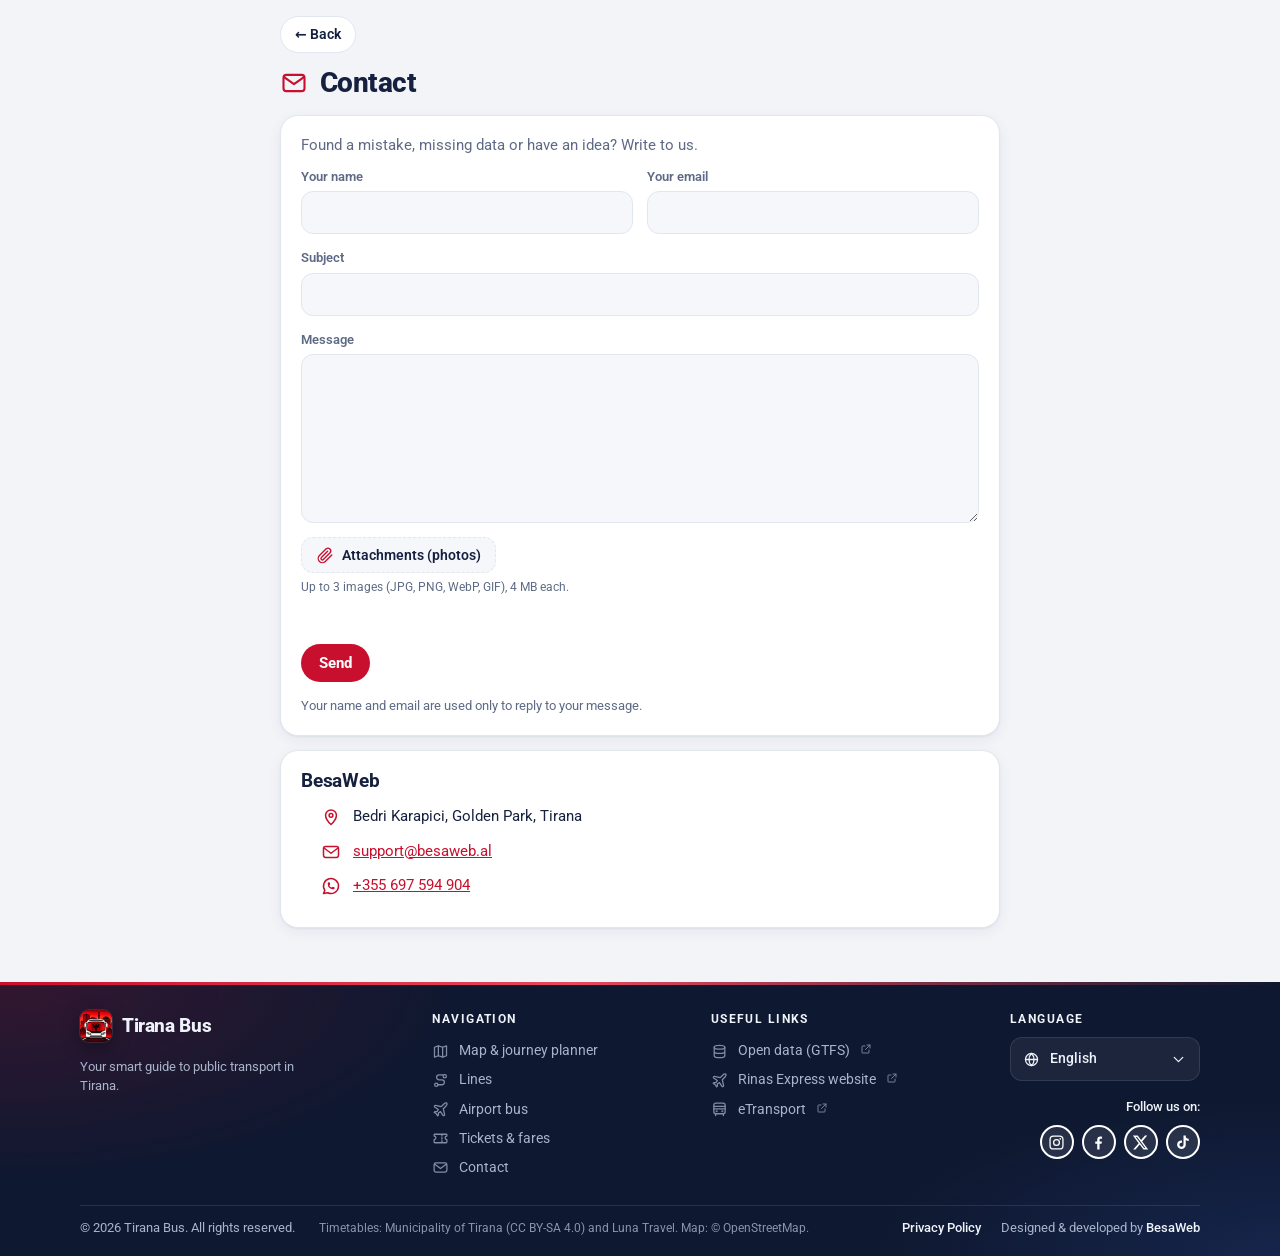
<file: contact.html>
<!doctype html>
<html lang="en">
<head>
<meta charset="utf-8">
<meta name="viewport" content="width=device-width, initial-scale=1, viewport-fit=cover">
<title>Contact – Tirana Bus</title>
<meta name="robots" content="noindex, nofollow">
<link rel="canonical" href="https://tiranabus.al/contact.html">
<link rel="icon" href="favicon.ico" sizes="48x48">
<link rel="icon" type="image/png" href="img/logo.png" sizes="192x192">
<link rel="preconnect" href="https://fonts.googleapis.com">
<link rel="preconnect" href="https://fonts.gstatic.com" crossorigin>
<link rel="stylesheet" href="https://fonts.googleapis.com/css2?family=Roboto:wght@400;500;700&display=swap">
<link rel="stylesheet" href="css/tickets.css">
<link rel="stylesheet" href="css/footer.css">
</head>
<body>
<header>
  <a class="back" id="back" href="index.html">← Back</a>
  <h1><svg viewBox="0 0 24 24" fill="none" stroke="currentColor" stroke-width="1.8" stroke-linecap="round" stroke-linejoin="round" aria-hidden="true"><rect x="3" y="5" width="18" height="14" rx="2.5"/><path d="m3.5 7 8.5 6 8.5-6"/></svg><span id="title">Contact</span></h1>
</header>
<main>
  <section class="card">
    <p class="intro" data-k="ctIntro">Found a mistake, missing data or have an idea? Write to us.</p>
    <form id="cf" class="form" action="contact.php" method="post" enctype="multipart/form-data" novalidate>
      <div class="row2">
        <label class="fld"><span data-k="ctName">Your name</span><input name="name" type="text" maxlength="100" autocomplete="name" required></label>
        <label class="fld"><span data-k="ctEmail">Your email</span><input name="email" type="email" maxlength="150" autocomplete="email" required></label>
      </div>
      <label class="fld"><span data-k="ctSubject">Subject</span><input name="subject" type="text" maxlength="150" required></label>
      <label class="fld"><span data-k="ctMessage">Message</span><textarea name="message" rows="7" maxlength="5000" required></textarea></label>
      <div class="fld">
        <input id="cfiles" type="file" accept="image/jpeg,image/png,image/webp,image/gif" multiple hidden>
        <button type="button" class="pick" id="pick"><svg viewBox="0 0 24 24" fill="none" stroke="currentColor" stroke-width="1.8" stroke-linecap="round" stroke-linejoin="round" aria-hidden="true"><path d="m21 12-8.6 8.6a5.5 5.5 0 0 1-7.8-7.8l9-9a3.7 3.7 0 0 1 5.2 5.2l-9 9a1.8 1.8 0 0 1-2.6-2.6l8.3-8.3"/></svg><span data-k="ctAttach">Attachments (photos)</span></button>
        <small class="hint" data-k="ctAttachHint">Up to 3 images (JPG, PNG, WebP, GIF), 4 MB each.</small>
        <ul class="files" id="flist"></ul>
      </div>
      <input class="hp" name="website" type="text" tabindex="-1" autocomplete="off" aria-hidden="true">
      <p class="status" id="st" role="status" aria-live="polite"></p>
      <button type="submit" class="cta send" id="send" data-k="ctSend">Send</button>
      <p class="meta" data-k="ctPriv">Your name and email are used only to reply to your message.</p>
    </form>
  </section>
  <section class="card">
    <h2>BesaWeb</h2>
    <ul class="cinfo">
      <li><svg viewBox="0 0 24 24" fill="none" stroke="currentColor" stroke-width="1.8" stroke-linecap="round" stroke-linejoin="round" aria-hidden="true"><path d="M12 21s-6.5-5.6-6.5-11a6.5 6.5 0 0 1 13 0c0 5.4-6.5 11-6.5 11z"/><circle cx="12" cy="10" r="2.3"/></svg><span>Bedri Karapici, Golden Park, Tirana</span></li>
      <li><svg viewBox="0 0 24 24" fill="none" stroke="currentColor" stroke-width="1.8" stroke-linecap="round" stroke-linejoin="round" aria-hidden="true"><rect x="3" y="5.5" width="18" height="13" rx="2.5"/><path d="m4 7.5 8 6 8-6"/></svg><a href="mailto:support@besaweb.al">support@besaweb.al</a></li>
      <li><svg viewBox="0 0 24 24" fill="none" stroke="currentColor" stroke-width="1.8" stroke-linecap="round" stroke-linejoin="round" aria-hidden="true"><path d="M3 21l1.65-3.8a9 9 0 1 1 3.4 2.9L3 21"/><path d="M9 10a.5.5 0 0 0 1 0V9a.5.5 0 0 0-1 0v1a5 5 0 0 0 5 5h1a.5.5 0 0 0 0-1h-1a.5.5 0 0 0 0 1"/></svg><a href="https://wa.me/355697594904" target="_blank" rel="noopener">+355 697 594 904</a></li>
    </ul>
  </section>
</main>
<footer class="sf" id="sf"></footer>
<script src="js/i18n.js"></script>
<script src="js/contact.js"></script>
<script src="js/footer.js"></script>
</body>
</html>
</file>
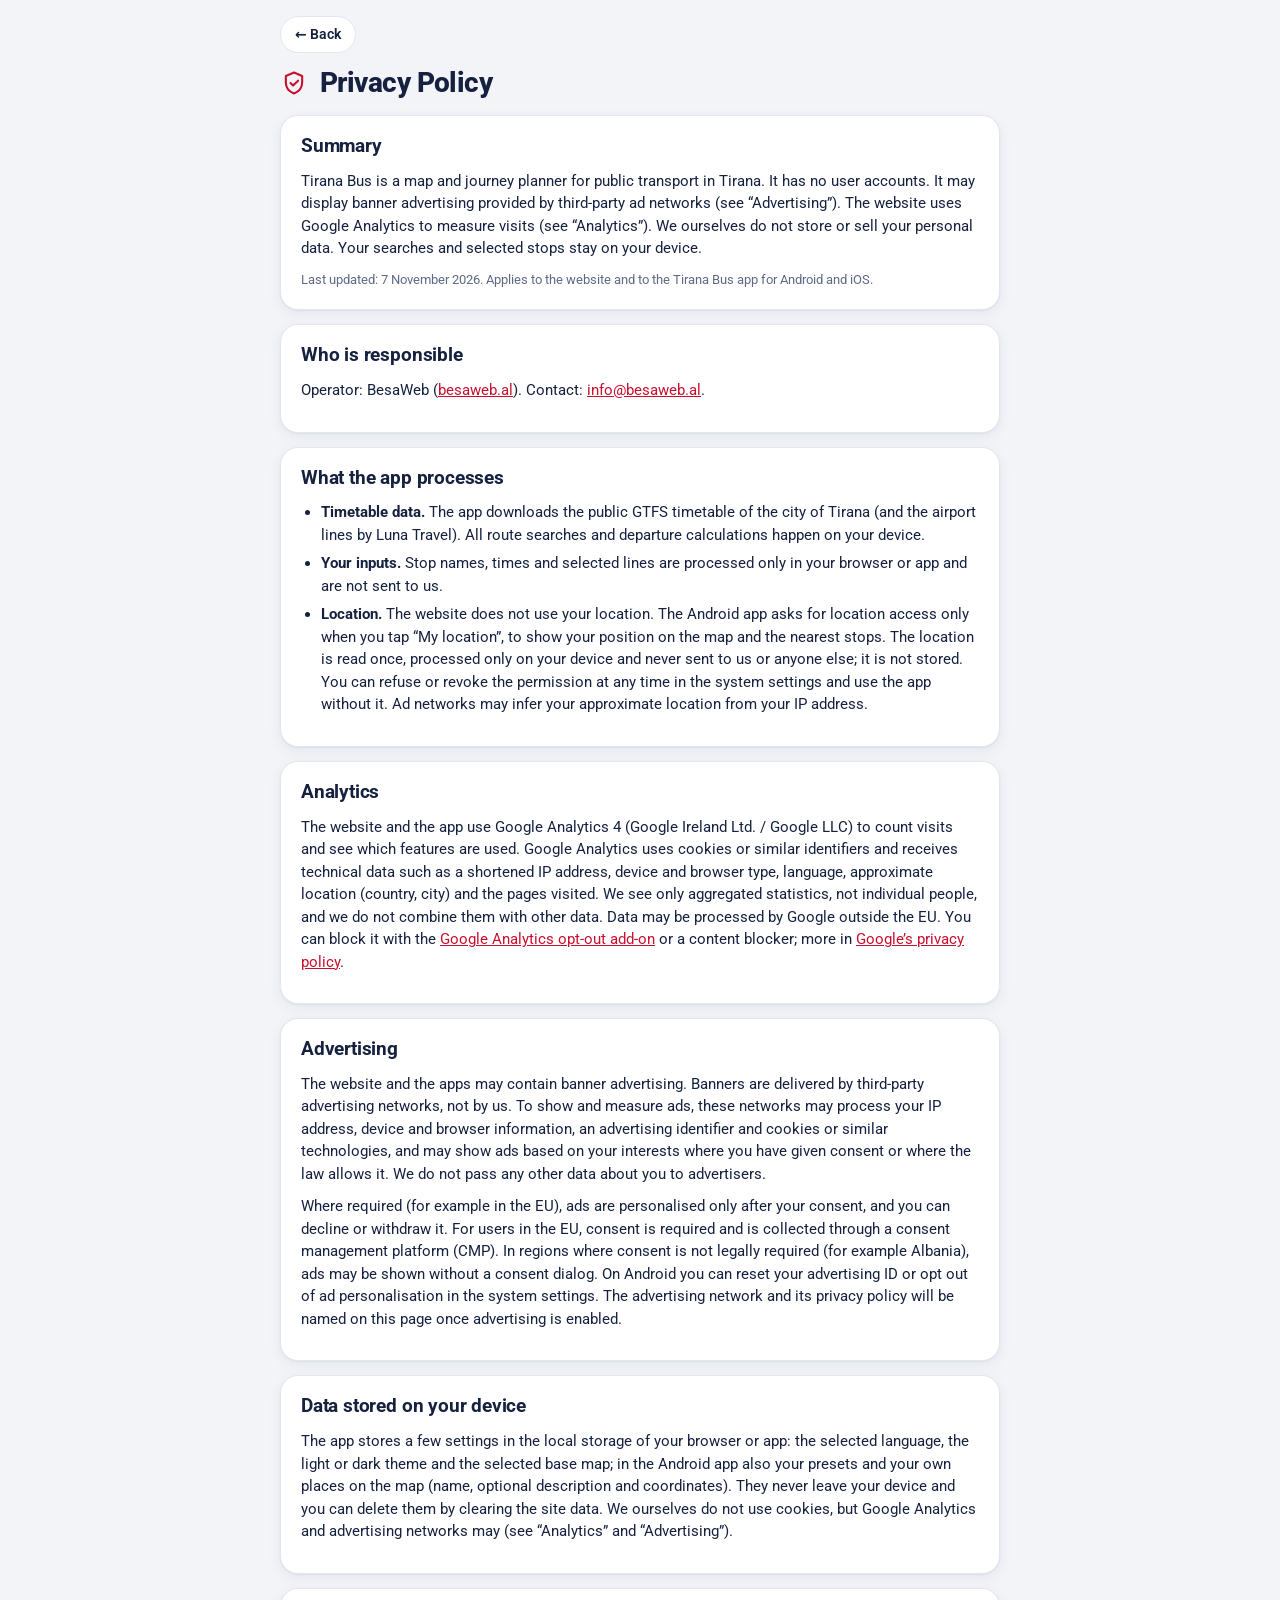
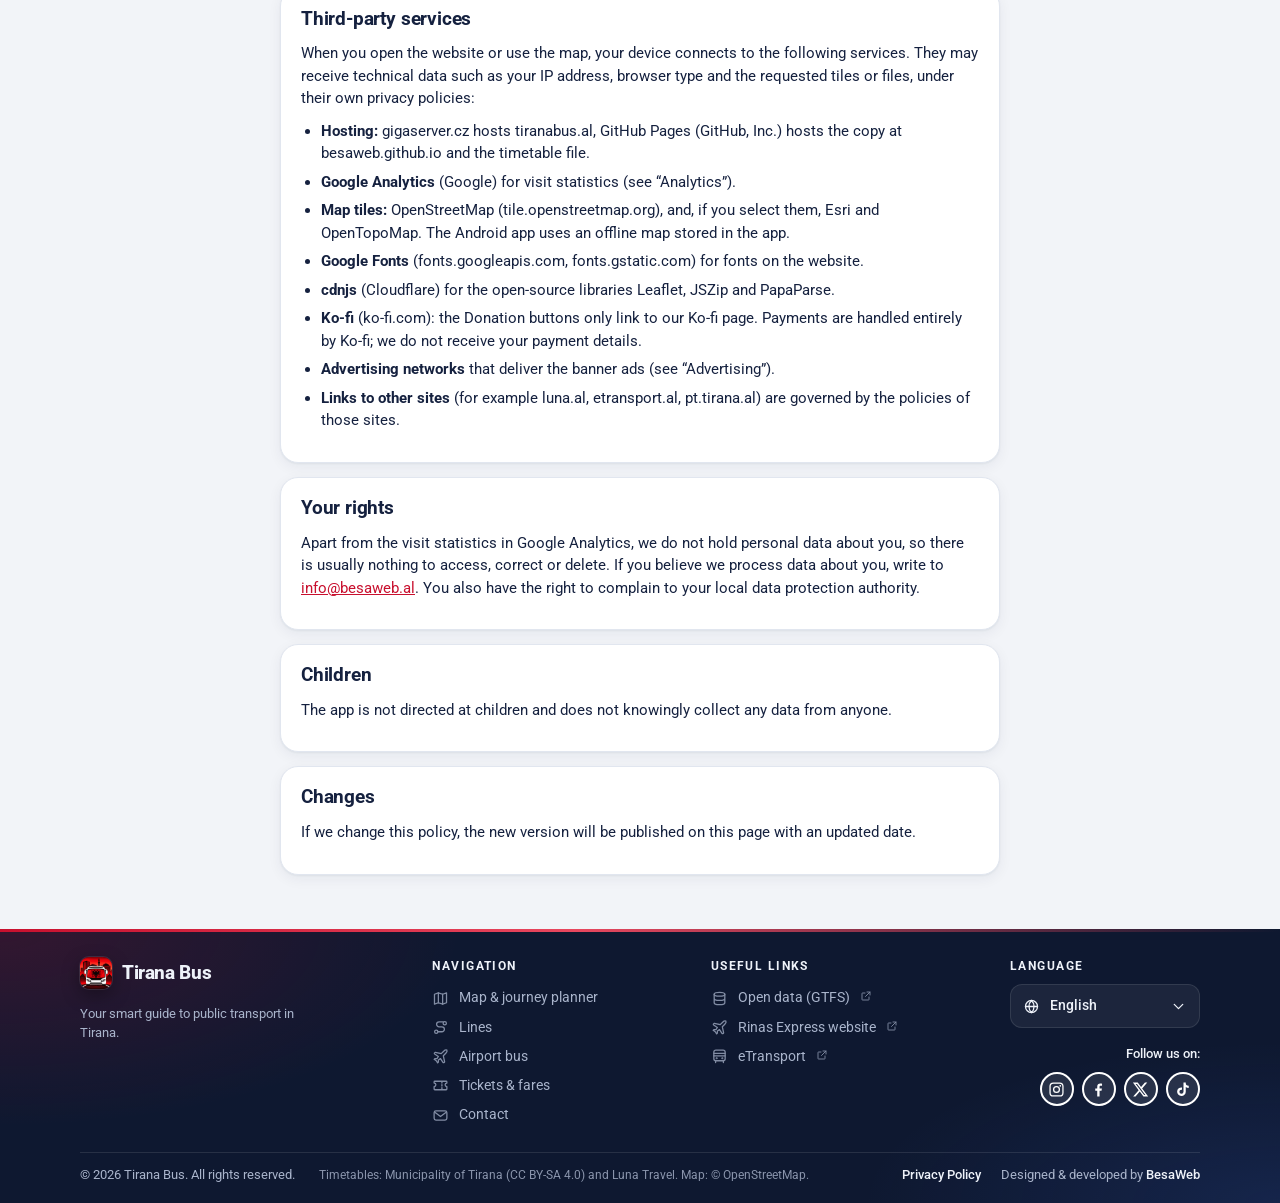
<file: privacy.html>
<!doctype html>
<html lang="en">
<head>
<!-- Google tag (gtag.js) -->
<script async src="https://www.googletagmanager.com/gtag/js?id=G-XJ9EK9ZKWF"></script>
<script>
  window.dataLayer = window.dataLayer || [];
  function gtag(){dataLayer.push(arguments);}
  gtag('js', new Date());

  gtag('config', 'G-XJ9EK9ZKWF');
</script>
<meta charset="utf-8">
<meta name="viewport" content="width=device-width, initial-scale=1, viewport-fit=cover">
<title>Privacy Policy – Tirana Bus</title>
<meta name="description" content="Privacy Policy of Tirana Bus: what data the app and website process, which third-party services are used and how to contact the operator.">
<meta name="robots" content="index, follow">
<link rel="canonical" href="https://tiranabus.al/privacy.html">
<link rel="icon" href="favicon.ico" sizes="48x48">
<link rel="preconnect" href="https://fonts.googleapis.com">
<link rel="preconnect" href="https://fonts.gstatic.com" crossorigin>
<link rel="stylesheet" href="https://fonts.googleapis.com/css2?family=Roboto:wght@400;500;700&display=swap">
<link rel="stylesheet" href="css/tickets.css">
<link rel="stylesheet" href="css/footer.css">
</head>
<body>
<header>
  <a class="back" id="back" href="index.html">← Back</a>
  <h1><svg viewBox="0 0 24 24" fill="none" stroke="currentColor" stroke-width="1.8" stroke-linecap="round" stroke-linejoin="round" aria-hidden="true"><path d="M12 3 5 6v5.5c0 4.4 2.9 7.8 7 9.5 4.1-1.7 7-5.1 7-9.5V6z"/><path d="m9 12 2.2 2.2L15.5 10"/></svg><span id="title">Privacy Policy</span></h1>
</header>
<main>
  <div id="pp-en" lang="en">
    <section class="card">
      <h2>Summary</h2>
      <p>Tirana Bus is a map and journey planner for public transport in Tirana. It has no user accounts. It may display banner advertising provided by third-party ad networks (see “Advertising”). The website uses Google Analytics to measure visits (see “Analytics”). We ourselves do not store or sell your personal data. Your searches and selected stops stay on your device.</p>
      <p class="meta">Last updated: 7 November 2026. Applies to the website and to the Tirana Bus app for Android and iOS.</p>
    </section>

    <section class="card">
      <h2>Who is responsible</h2>
      <p>Operator: BesaWeb (<a href="https://besaweb.al" target="_blank" rel="noopener">besaweb.al</a>). Contact: <a href="mailto:info@besaweb.al">info@besaweb.al</a>.</p>
    </section>

    <section class="card">
      <h2>What the app processes</h2>
      <ul>
        <li><b>Timetable data.</b> The app downloads the public GTFS timetable of the city of Tirana (and the airport lines by Luna Travel). All route searches and departure calculations happen on your device.</li>
        <li><b>Your inputs.</b> Stop names, times and selected lines are processed only in your browser or app and are not sent to us.</li>
        <li><b>Location.</b> The website does not use your location. The Android app asks for location access only when you tap “My location”, to show your position on the map and the nearest stops. The location is read once, processed only on your device and never sent to us or anyone else; it is not stored. You can refuse or revoke the permission at any time in the system settings and use the app without it. Ad networks may infer your approximate location from your IP address.</li>
      </ul>
    </section>

    <section class="card">
      <h2>Analytics</h2>
      <p>The website and the app use Google Analytics 4 (Google Ireland Ltd. / Google LLC) to count visits and see which features are used. Google Analytics uses cookies or similar identifiers and receives technical data such as a shortened IP address, device and browser type, language, approximate location (country, city) and the pages visited. We see only aggregated statistics, not individual people, and we do not combine them with other data. Data may be processed by Google outside the EU. You can block it with the <a href="https://tools.google.com/dlpage/gaoptout" target="_blank" rel="noopener">Google Analytics opt-out add-on</a> or a content blocker; more in <a href="https://policies.google.com/privacy" target="_blank" rel="noopener">Google’s privacy policy</a>.</p>
    </section>

    <section class="card">
      <h2>Advertising</h2>
      <p>The website and the apps may contain banner advertising. Banners are delivered by third-party advertising networks, not by us. To show and measure ads, these networks may process your IP address, device and browser information, an advertising identifier and cookies or similar technologies, and may show ads based on your interests where you have given consent or where the law allows it. We do not pass any other data about you to advertisers.</p>
      <p>Where required (for example in the EU), ads are personalised only after your consent, and you can decline or withdraw it. For users in the EU, consent is required and is collected through a consent management platform (CMP). In regions where consent is not legally required (for example Albania), ads may be shown without a consent dialog. On Android you can reset your advertising ID or opt out of ad personalisation in the system settings. The advertising network and its privacy policy will be named on this page once advertising is enabled.</p>
    </section>

    <section class="card">
      <h2>Data stored on your device</h2>
      <p>The app stores a few settings in the local storage of your browser or app: the selected language, the light or dark theme and the selected base map; in the Android app also your presets and your own places on the map (name, optional description and coordinates). They never leave your device and you can delete them by clearing the site data. We ourselves do not use cookies, but Google Analytics and advertising networks may (see “Analytics” and “Advertising”).</p>
    </section>

    <section class="card">
      <h2>Third-party services</h2>
      <p>When you open the website or use the map, your device connects to the following services. They may receive technical data such as your IP address, browser type and the requested tiles or files, under their own privacy policies:</p>
      <ul>
        <li><b>Hosting:</b> gigaserver.cz hosts tiranabus.al, GitHub Pages (GitHub, Inc.) hosts the copy at besaweb.github.io and the timetable file.</li>
        <li><b>Google Analytics</b> (Google) for visit statistics (see “Analytics”).</li>
        <li><b>Map tiles:</b> OpenStreetMap (tile.openstreetmap.org), and, if you select them, Esri and OpenTopoMap. The Android app uses an offline map stored in the app.</li>
        <li><b>Google Fonts</b> (fonts.googleapis.com, fonts.gstatic.com) for fonts on the website.</li>
        <li><b>cdnjs</b> (Cloudflare) for the open-source libraries Leaflet, JSZip and PapaParse.</li>
        <li><b>Ko-fi</b> (ko-fi.com): the Donation buttons only link to our Ko-fi page. Payments are handled entirely by Ko-fi; we do not receive your payment details.</li>
        <li><b>Advertising networks</b> that deliver the banner ads (see “Advertising”).</li>
        <li><b>Links to other sites</b> (for example luna.al, etransport.al, pt.tirana.al) are governed by the policies of those sites.</li>
      </ul>
    </section>

    <section class="card">
      <h2>Your rights</h2>
      <p>Apart from the visit statistics in Google Analytics, we do not hold personal data about you, so there is usually nothing to access, correct or delete. If you believe we process data about you, write to <a href="mailto:info@besaweb.al">info@besaweb.al</a>. You also have the right to complain to your local data protection authority.</p>
    </section>

    <section class="card">
      <h2>Children</h2>
      <p>The app is not directed at children and does not knowingly collect any data from anyone.</p>
    </section>

    <section class="card">
      <h2>Changes</h2>
      <p>If we change this policy, the new version will be published on this page with an updated date.</p>
    </section>
  </div>

  <div id="pp-cs" lang="cs" hidden>
    <section class="card">
      <h2>Shrnutí</h2>
      <p>Tirana Bus je mapa a plánovač spojení pro městskou hromadnou dopravu v Tiraně. Nemá uživatelské účty. Může zobrazovat bannerovou reklamu, kterou poskytují reklamní sítě třetích stran (viz „Reklama“). Web měří návštěvnost pomocí Google Analytics (viz „Analytika“). Sami vaše osobní údaje neukládáme ani neprodáváme. Vaše vyhledávání a vybrané zastávky zůstávají ve vašem zařízení.</p>
      <p class="meta">Poslední aktualizace: 7. listopadu 2026. Platí pro web i pro aplikaci Tirana Bus pro Android a iOS.</p>
    </section>

    <section class="card">
      <h2>Kdo je odpovědný</h2>
      <p>Provozovatel: BesaWeb (<a href="https://besaweb.al" target="_blank" rel="noopener">besaweb.al</a>). Kontakt: <a href="mailto:info@besaweb.al">info@besaweb.al</a>.</p>
    </section>

    <section class="card">
      <h2>Co aplikace zpracovává</h2>
      <ul>
        <li><b>Jízdní řády.</b> Aplikace stahuje veřejný GTFS jízdní řád města Tirany (a letištní linky Luna Travel). Vyhledávání spojení i výpočty odjezdů probíhají ve vašem zařízení.</li>
        <li><b>Vaše zadání.</b> Názvy zastávek, časy a vybrané linky se zpracovávají jen ve vašem prohlížeči nebo aplikaci a nikam se neodesílají.</li>
        <li><b>Poloha.</b> Web vaši polohu nepoužívá. Aplikace pro Android žádá o přístup k poloze jen po klepnutí na „Moje poloha“, aby ukázala vaši polohu na mapě a nejbližší zastávky. Poloha se zjistí jednorázově, zpracuje se jen ve vašem zařízení a nikam se neodesílá, ani nám; neukládá se. Oprávnění můžete odmítnout nebo kdykoli odebrat v nastavení systému a aplikaci používat i bez něj. Reklamní sítě mohou přibližnou polohu odvodit z vaší IP adresy.</li>
      </ul>
    </section>

    <section class="card">
      <h2>Analytika</h2>
      <p>Web a aplikace používají Google Analytics 4 (Google Ireland Ltd. / Google LLC) k počítání návštěv a zjištění, které funkce se používají. Google Analytics používá cookies nebo podobné identifikátory a získává technické údaje, jako je zkrácená IP adresa, typ zařízení a prohlížeče, jazyk, přibližná poloha (země, město) a navštívené stránky. Vidíme jen souhrnné statistiky, ne jednotlivé osoby, a nespojujeme je s jinými údaji. Google může údaje zpracovávat i mimo EU. Měření můžete zablokovat <a href="https://tools.google.com/dlpage/gaoptout" target="_blank" rel="noopener">doplňkem pro odhlášení z Google Analytics</a> nebo blokátorem obsahu; více v <a href="https://policies.google.com/privacy" target="_blank" rel="noopener">zásadách ochrany soukromí Google</a>.</p>
    </section>

    <section class="card">
      <h2>Reklama</h2>
      <p>Web a aplikace mohou obsahovat bannerovou reklamu. Bannery dodávají reklamní sítě třetích stran, ne my. Pro zobrazení a měření reklam mohou tyto sítě zpracovávat vaši IP adresu, údaje o zařízení a prohlížeči, reklamní identifikátor a cookies či podobné technologie a mohou zobrazovat reklamy podle vašich zájmů, pokud jste k tomu udělili souhlas nebo to zákon umožňuje. Žádné další údaje o vás inzerentům nepředáváme.</p>
      <p>Kde to zákon vyžaduje (například v EU), reklamy se personalizují jen po vašem souhlasu, který můžete odmítnout nebo odvolat. Pro uživatele v EU je souhlas nutný a získává se prostřednictvím platformy pro správu souhlasu (CMP). V regionech, kde souhlas není ze zákona nutný (například v Albánii), se reklamy mohou zobrazovat bez souhlasového dialogu. V Androidu můžete v systémovém nastavení resetovat reklamní ID nebo vypnout personalizaci reklam. Reklamní síť a její zásady ochrany osobních údajů uvedeme na této stránce, jakmile bude reklama zapnutá.</p>
    </section>

    <section class="card">
      <h2>Data uložená ve vašem zařízení</h2>
      <p>Aplikace ukládá do lokálního úložiště prohlížeče nebo aplikace několik nastavení: vybraný jazyk, světlý či tmavý vzhled a vybranou podkladovou mapu, v aplikaci pro Android i vaše předvolby a vlastní místa na mapě (název, případný popis a souřadnice). Nikdy neopouštějí vaše zařízení a smažete je vymazáním dat webu. Sami cookies nepoužíváme, Google Analytics a reklamní sítě je ale mohou používat (viz „Analytika“ a „Reklama“).</p>
    </section>

    <section class="card">
      <h2>Služby třetích stran</h2>
      <p>Při otevření webu nebo práci s mapou se vaše zařízení připojuje k těmto službám. Mohou podle svých zásad ochrany osobních údajů získat technické údaje, například IP adresu, typ prohlížeče a požadované dlaždice nebo soubory:</p>
      <ul>
        <li><b>Hosting:</b> gigaserver.cz hostuje tiranabus.al, GitHub Pages (GitHub, Inc.) hostuje kopii na besaweb.github.io a soubor s jízdními řády.</li>
        <li><b>Google Analytics</b> (Google) pro statistiky návštěvnosti (viz „Analytika“).</li>
        <li><b>Mapové dlaždice:</b> OpenStreetMap (tile.openstreetmap.org) a po výběru také Esri a OpenTopoMap. Aplikace pro Android používá offline mapu uloženou v aplikaci.</li>
        <li><b>Google Fonts</b> (fonts.googleapis.com, fonts.gstatic.com) pro písma na webu.</li>
        <li><b>cdnjs</b> (Cloudflare) pro open-source knihovny Leaflet, JSZip a PapaParse.</li>
        <li><b>Ko-fi</b> (ko-fi.com): tlačítka Donation jen odkazují na naši stránku na Ko-fi. Platby zpracovává výhradně Ko-fi, platební údaje nezískáváme.</li>
        <li><b>Reklamní sítě</b>, které dodávají bannerové reklamy (viz „Reklama“).</li>
        <li><b>Odkazy na jiné weby</b> (například luna.al, etransport.al, pt.tirana.al) se řídí zásadami těchto webů.</li>
      </ul>
    </section>

    <section class="card">
      <h2>Vaše práva</h2>
      <p>Kromě statistik návštěvnosti v Google Analytics o vás neuchováváme osobní údaje, proto obvykle není co zpřístupnit, opravit ani smazat. Pokud se domníváte, že o vás údaje zpracováváme, napište na <a href="mailto:info@besaweb.al">info@besaweb.al</a>. Máte také právo podat stížnost u místního úřadu pro ochranu osobních údajů.</p>
    </section>

    <section class="card">
      <h2>Děti</h2>
      <p>Aplikace není určena dětem a vědomě od nikoho neshromažďuje žádné údaje.</p>
    </section>

    <section class="card">
      <h2>Změny</h2>
      <p>Pokud tyto zásady změníme, nová verze bude zveřejněna na této stránce s aktualizovaným datem.</p>
    </section>
  </div>
</main>
<footer class="sf" id="sf"></footer>
<script src="js/i18n.js"></script>
<script src="js/privacy.js"></script>
<script src="js/footer.js"></script>
</body>
</html>
</file>
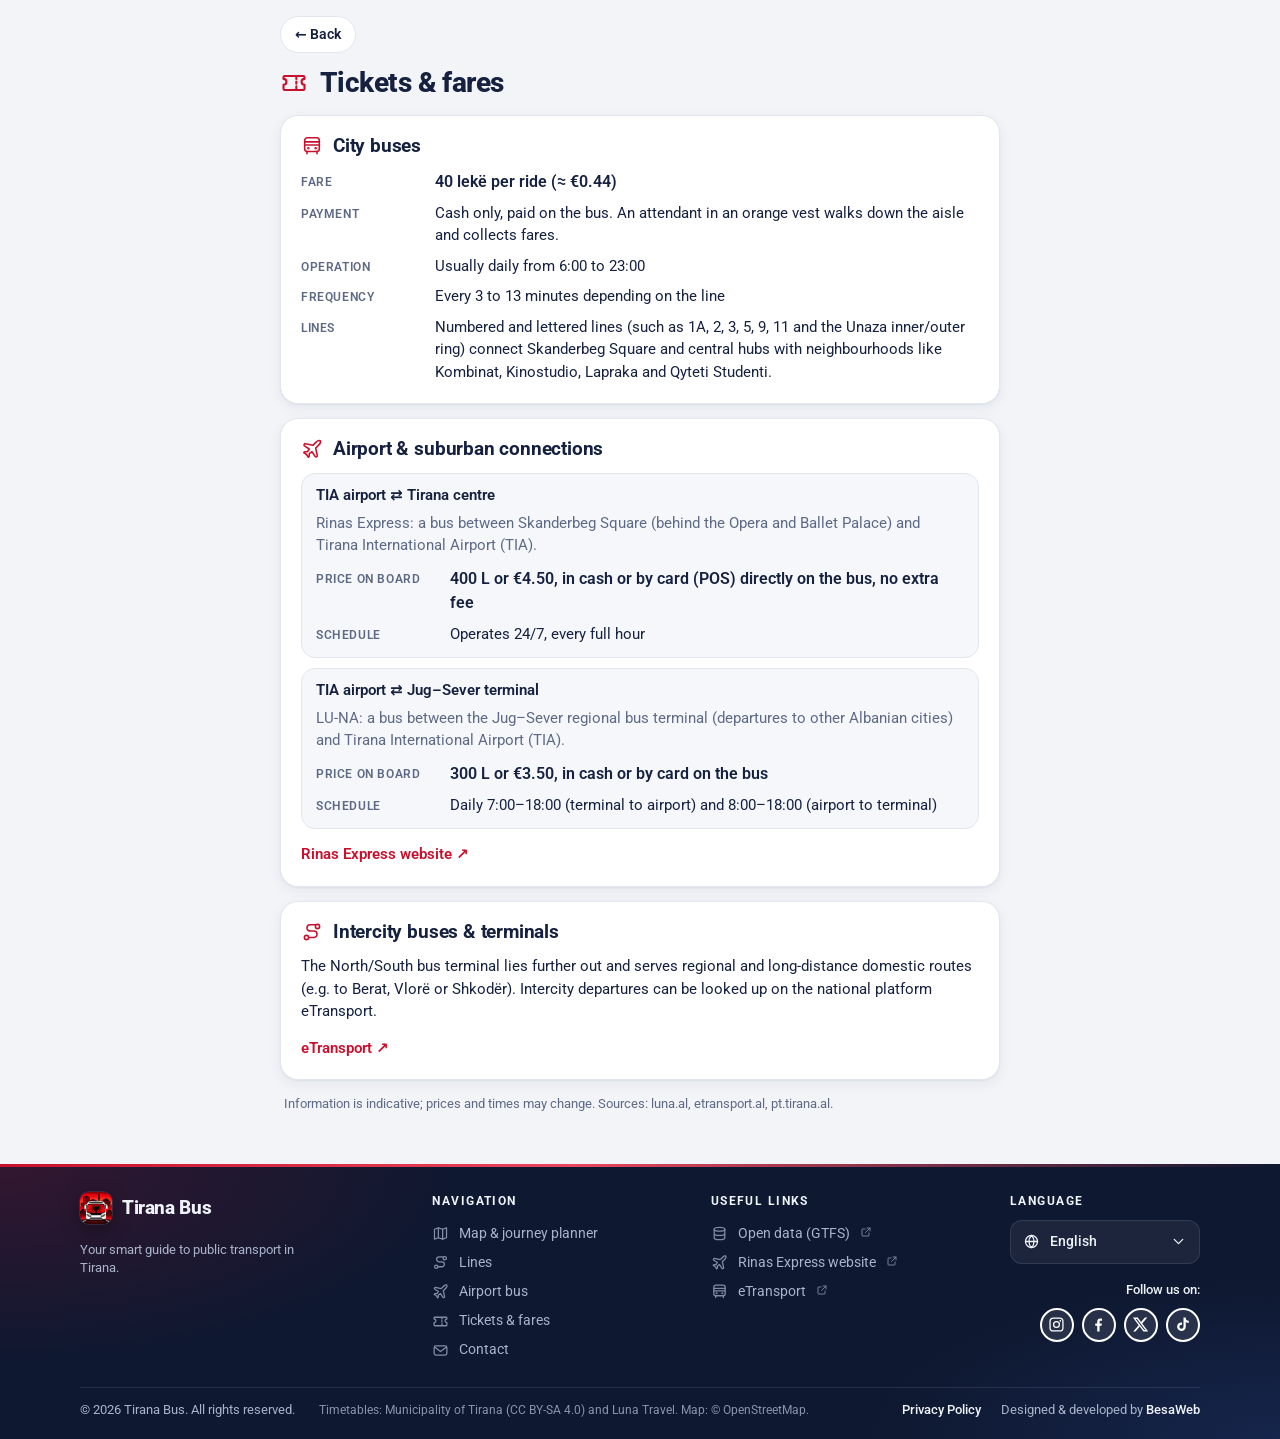
<file: tickets.html>
<!doctype html>
<html lang="en">
<head>
<!-- Google tag (gtag.js) -->
<script async src="https://www.googletagmanager.com/gtag/js?id=G-XJ9EK9ZKWF"></script>
<script>
  window.dataLayer = window.dataLayer || [];
  function gtag(){dataLayer.push(arguments);}
  gtag('js', new Date());

  gtag('config', 'G-XJ9EK9ZKWF');
</script>
<meta charset="utf-8">
<meta name="viewport" content="width=device-width, initial-scale=1, viewport-fit=cover">
<title>Tirana Bus Tickets &amp; Fares – City and Airport Buses</title>
<meta name="description" content="How much is a bus ticket in Tirana? City bus fare, how to pay, operating hours and frequency, and prices of the Rinas airport bus (LU-NA).">
<meta name="robots" content="index, follow">
<link rel="canonical" href="https://tiranabus.al/tickets.html">
<link rel="icon" href="favicon.ico" sizes="48x48">
<link rel="icon" type="image/png" href="img/logo.png" sizes="192x192">
<meta property="og:type" content="website">
<meta property="og:site_name" content="Tirana Bus">
<meta property="og:title" content="Tirana bus tickets and fares">
<meta property="og:description" content="City bus fare, how to pay, operating hours and prices of the Rinas airport bus.">
<meta property="og:url" content="https://tiranabus.al/tickets.html">
<meta property="og:image" content="https://tiranabus.al/img/og.jpg">
<meta name="twitter:card" content="summary_large_image">
<link rel="preconnect" href="https://fonts.googleapis.com">
<link rel="preconnect" href="https://fonts.gstatic.com" crossorigin>
<link rel="stylesheet" href="https://fonts.googleapis.com/css2?family=Roboto:wght@400;500;700&display=swap">
<link rel="stylesheet" href="css/tickets.css">
<link rel="stylesheet" href="css/footer.css">
</head>
<body>
<header>
  <a class="back" id="back" href="index.html">← Back</a>
  <h1><svg viewBox="0 0 24 24" fill="none" stroke="currentColor" stroke-width="1.8" stroke-linecap="round" stroke-linejoin="round" aria-hidden="true"><path d="M3 8.5V7a1 1 0 0 1 1-1h16a1 1 0 0 1 1 1v1.5a2.5 2.5 0 0 0 0 5V17a1 1 0 0 1-1 1H4a1 1 0 0 1-1-1v-3.5a2.5 2.5 0 0 0 0-5z"/><path d="M14 6.5v11" stroke-dasharray="2 2.2"/></svg><span id="title">Tickets &amp; fares</span></h1>
</header>
<main>
  <section class="card">
    <h2><svg viewBox="0 0 24 24" fill="none" stroke="currentColor" stroke-width="1.7" stroke-linecap="round" stroke-linejoin="round" aria-hidden="true"><rect x="4" y="3" width="16" height="15" rx="3"/><path d="M4 11h16M4 7.5h16"/><circle cx="8" cy="14.5" r=".6"/><circle cx="16" cy="14.5" r=".6"/><path d="M6.5 18v2.5M17.5 18v2.5"/></svg><span data-k="tkCity">City buses</span></h2>
    <dl>
      <dt data-k="tkFare">Fare</dt><dd class="big" data-k="tkFareV">40 lekë per ride</dd>
      <dt data-k="tkPay">Payment</dt><dd data-k="tkPayV">Cash only, paid on the bus. An attendant in an orange vest walks down the aisle and collects fares.</dd>
      <dt data-k="tkHours">Operation</dt><dd data-k="tkHoursV">Usually daily from 6:00 to 23:00</dd>
      <dt data-k="tkFreq">Frequency</dt><dd data-k="tkFreqV">Every 3 to 13 minutes depending on the line</dd>
      <dt data-k="tkLines">Lines</dt><dd data-k="tkLinesV">Numbered and lettered lines (such as 1A, 2, 3, 5, 9, 11 and the Unaza inner/outer ring) connect Skanderbeg Square and central hubs with neighbourhoods like Kombinat, Kinostudio, Lapraka and Qyteti Studenti.</dd>
    </dl>
  </section>

  <section class="card">
    <h2><svg viewBox="0 0 24 24" fill="none" stroke="currentColor" stroke-width="1.7" stroke-linecap="round" stroke-linejoin="round" aria-hidden="true"><path d="M17.8 19.2 16 11l3.5-3.5C21 6 21.5 4 21 3c-1-.5-3 0-4.5 1.5L13 8 4.8 6.2c-.5-.1-.9.1-1.1.5l-.3.5c-.2.5-.1 1 .3 1.3L9 12l-2 3H4l-1 1 3 2 2 3 1-1v-3l3-2 3.5 5.3c.3.4.8.5 1.3.3l.5-.2c.4-.3.6-.7.5-1.2z"/></svg><span data-k="tkAir">Airport &amp; suburban connections</span></h2>
    <div class="sub">
      <h3 data-k="tkAirA">TIA airport ⇄ Tirana centre</h3>
      <p class="intro" data-k="tkAirIntro">Rinas Express: a bus between Skanderbeg Square (behind the Opera and Ballet Palace) and Tirana International Airport (TIA).</p>
      <dl>
        <dt data-k="tkPrice">Price on board</dt><dd class="big" data-k="tkPriceA">400 L or €4.50, in cash or by card (POS) directly on the bus, no extra fee</dd>
        <dt data-k="tkSched">Schedule</dt><dd data-k="tkSchedA">Operates 24/7, every full hour</dd>
      </dl>
    </div>
    <div class="sub">
      <h3 data-k="tkAirB">TIA airport ⇄ Jug–Sever terminal</h3>
      <p class="intro" data-k="tkAirIntroB">LU-NA: a bus between the Jug–Sever regional bus terminal (departures to other Albanian cities) and Tirana International Airport (TIA).</p>
      <dl>
        <dt data-k="tkPrice">Price on board</dt><dd class="big" data-k="tkPriceB">300 L or €3.50, in cash or by card on the bus</dd>
        <dt data-k="tkSched">Schedule</dt><dd data-k="tkSchedB">Daily 7:00–18:00 (terminal to airport) and 8:00–18:00 (airport to terminal)</dd>
      </dl>
    </div>
    <a class="link" href="https://luna.al/en" target="_blank" rel="noopener"><span data-k="tkLuna">Rinas Express website</span> ↗</a>
  </section>

  <section class="card">
    <h2><svg viewBox="0 0 24 24" fill="none" stroke="currentColor" stroke-width="1.7" stroke-linecap="round" stroke-linejoin="round" aria-hidden="true"><circle cx="6" cy="18" r="2.3"/><circle cx="18" cy="6" r="2.3"/><path d="M8.3 18H14a3.5 3.5 0 0 0 0-7h-4a3.5 3.5 0 0 1 0-7h5.7"/></svg><span data-k="tkInter">Intercity buses &amp; terminals</span></h2>
    <p data-k="tkInterV">The North/South bus terminal lies further out and serves regional and long-distance domestic routes (e.g. to Berat, Vlorë or Shkodër). Intercity departures can be looked up on the national platform eTransport.</p>
    <a class="link" href="https://www.etransport.al/" target="_blank" rel="noopener"><span data-k="tkEt">eTransport</span> ↗</a>
  </section>

  <p class="note" data-k="tkNote">Information is indicative; prices and times may change. Sources: luna.al, etransport.al, pt.tirana.al.</p>
</main>
<footer class="sf" id="sf"></footer>
<script src="js/i18n.js"></script>
<script src="js/tickets.js"></script>
<script src="js/footer.js"></script>
</body>
</html>
</file>
<file: css/tickets.css>
:root {
  --bg: #F2F4F8; --panel: #FFFFFF; --fg: #15213F; --muted: #5E6A85; --line: #E1E6EF; --soft: #F5F7FB; --accent: #C8102E;
  --shadow: 0 1px 2px rgb(16 30 60 / .05), 0 4px 14px rgb(16 30 60 / .06);
  --ui: "Roboto", "Segoe UI", system-ui, -apple-system, sans-serif;
  --display: var(--ui);
}
:root[data-theme="dark"] {
  --bg: #0D1322; --panel: #161E31; --fg: #E7EBF3; --muted: #97A2B8; --line: #29344F; --soft: #1D2740; --accent: #FF6B7E;
  --shadow: 0 1px 2px rgb(0 0 0 / .3), 0 4px 14px rgb(0 0 0 / .22);
  color-scheme: dark;
}
*, *::before, *::after { box-sizing: border-box; }
body {
  margin: 0; background: var(--bg); color: var(--fg); font: 400 15px/1.5 var(--ui);
  display: flex; flex-direction: column; min-height: 100vh; min-height: 100dvh;
  --gl: max(16px, env(safe-area-inset-left, 0px)); --gr: max(16px, env(safe-area-inset-right, 0px));
}
header, main { width: min(720px, calc(100% - var(--gl) - var(--gr))); margin: 0 auto; }
main { flex: 1 0 auto; padding-bottom: 32px; }
header { padding-top: max(16px, env(safe-area-inset-top, 0px)); }
.back { display: inline-flex; align-items: center; padding: 7px 14px; border: 1px solid var(--line); border-radius: 999px; background: var(--panel); color: var(--fg); text-decoration: none; font-weight: 600; font-size: 14px; }
.back:hover { background: var(--soft); }
h1 { display: flex; align-items: center; gap: 12px; margin: 14px 0 16px; font: 800 28px/1.15 var(--ui); letter-spacing: -.02em; }
h1 svg { width: 28px; height: 28px; color: var(--accent); flex: none; }
.card { background: var(--panel); border: 1px solid var(--line); border-radius: 18px; box-shadow: var(--shadow); padding: 18px 20px 20px; margin-bottom: 14px; }
h2 { display: flex; align-items: center; gap: 10px; margin: 0 0 12px; font: 700 19px/1.25 var(--ui); letter-spacing: -.01em; }
h2 svg { width: 22px; height: 22px; color: var(--accent); flex: none; }
h3 { margin: 0 0 6px; font: 600 15px/1.3 var(--ui); }
p { margin: 0 0 10px; }
.intro { color: var(--muted); }
dl { display: grid; grid-template-columns: minmax(84px, 120px) 1fr; gap: 8px 14px; margin: 0; }
dt { color: var(--muted); font-size: 12px; font-weight: 600; text-transform: uppercase; letter-spacing: .05em; padding-top: 3px; }
dd { margin: 0; }
dd.big { font-weight: 600; font-size: 16px; }
.sub { background: var(--soft); border: 1px solid var(--line); border-radius: 14px; padding: 12px 14px; margin-bottom: 10px; }
.link { display: inline-block; margin-top: 4px; color: var(--accent); font-weight: 600; text-decoration: none; }
.link:hover { text-decoration: underline; }
.note { color: var(--muted); font-size: 13px; padding: 0 4px; }
@media (max-width: 480px) {
  dl { grid-template-columns: 1fr; gap: 2px; }
  dt { padding-top: 8px; }
  dt:first-child { padding-top: 0; }
}
.card ul { margin: 0 0 10px; padding-left: 20px; }
.card li { margin-bottom: 6px; }
.card a { color: var(--accent); }
.meta { color: var(--muted); font-size: 13px; margin: 0; }
.badge { display: inline-block; min-width: 2.2em; padding: 2px 9px; border-radius: 8px; font-weight: 800; text-align: center; letter-spacing: 0; }
h1 .badge { font-size: .8em; }
.crumbs { display: flex; gap: 8px; }
.cta { display: inline-block; margin: 2px 12px 8px 0; padding: 10px 18px; border-radius: 999px; background: var(--accent); color: #fff !important; font-weight: 700; text-decoration: none; }
.cta:hover { filter: brightness(1.08); }
.chips { display: flex; flex-wrap: wrap; gap: 8px; }
.chip { text-decoration: none; }
.chip .badge { padding: 5px 12px; }
.stops { margin: 0 0 12px; padding-left: 26px; columns: 2 220px; column-gap: 28px; }
.stops li { margin-bottom: 3px; break-inside: avoid; }
.tt { width: 100%; border-collapse: collapse; font-size: 14px; }
.tt th, .tt td { padding: 7px 8px; text-align: left; border-bottom: 1px solid var(--line); }
.tt thead th { color: var(--muted); font-size: 12px; text-transform: uppercase; letter-spacing: .04em; }
.tt tbody th { font-weight: 600; white-space: nowrap; }
.linelist { list-style: none; margin: 0; padding: 0; display: grid; grid-template-columns: repeat(auto-fill, minmax(260px, 1fr)); gap: 8px; }
.card .linelist li { margin: 0; }
.linelist a { display: flex; align-items: center; gap: 10px; padding: 8px 10px; border: 1px solid var(--line); border-radius: 12px; background: var(--soft); color: var(--fg); text-decoration: none; }
.linelist a:hover { border-color: var(--accent); }
.card h2 a { color: inherit; text-decoration: none; }
.card h3 { margin-top: 16px; }
.card h3:first-child { margin-top: 0; }
.form { display: grid; gap: 14px; }
.cinfo { list-style: none; margin: 0; padding: 0; display: grid; gap: 12px; }
.card .cinfo li { display: flex; align-items: flex-start; gap: 12px; margin: 0; }
.cinfo svg { flex: none; width: 20px; height: 20px; margin-top: 2px; color: var(--accent); }
.row2 { display: grid; grid-template-columns: 1fr 1fr; gap: 14px; }
.fld { display: grid; gap: 5px; font-weight: 600; font-size: 13px; color: var(--muted); }
.fld input, .fld textarea { width: 100%; padding: 10px 12px; border: 1px solid var(--line); border-radius: 12px; background: var(--soft); color: var(--fg); font: 400 15px/1.4 var(--ui); }
.fld textarea { resize: vertical; min-height: 120px; }
.fld input:focus, .fld textarea:focus { outline: 2px solid var(--accent); outline-offset: 0; background: var(--panel); }
.fld input.err, .fld textarea.err { border-color: var(--accent); }
.pick { display: inline-flex; align-items: center; gap: 8px; justify-self: start; padding: 8px 14px; border: 1px dashed var(--line); border-radius: 12px; background: var(--soft); color: var(--fg); font: 600 14px var(--ui); cursor: pointer; }
.pick:hover { background: var(--panel); border-color: var(--accent); }
.pick svg { width: 18px; height: 18px; color: var(--accent); }
.hint { font-weight: 400; font-size: 12px; }
.files { list-style: none; margin: 0; padding: 0; display: grid; gap: 6px; }
.files:empty { display: none; }
.files li { display: flex; align-items: center; justify-content: space-between; gap: 10px; padding: 6px 6px 6px 12px; border: 1px solid var(--line); border-radius: 10px; background: var(--soft); color: var(--fg); font-weight: 400; font-size: 14px; }
.files span { overflow: hidden; text-overflow: ellipsis; white-space: nowrap; }
.files button { flex: none; width: 28px; height: 28px; border: 0; border-radius: 8px; background: transparent; color: var(--muted); font-size: 20px; line-height: 1; cursor: pointer; }
.files button:hover { background: var(--line); color: var(--fg); }
.hp { position: absolute; left: -9999px; width: 1px; height: 1px; opacity: 0; }
.status { margin: 0; min-height: 1.4em; font-weight: 600; font-size: 14px; }
.status.ok { color: #1E8E4E; }
.status.bad { color: var(--accent); }
:root[data-theme="dark"] .status.ok { color: #4FD58A; }
.send { justify-self: start; border: 0; margin: 0; cursor: pointer; font: 700 15px var(--ui); }
.send:disabled { opacity: .6; cursor: default; }
@media (max-width: 480px) { .row2 { grid-template-columns: 1fr; } }
</file>
<file: css/footer.css>
/* Patička webu (WEB-004, js/footer.js): obsahové a SEO stránky, hlavní stránka pod aplikací */
.sf {
  --sf-bg: #0E1830; --sf-fg: #EEF2F9; --sf-mut: #A9B4CB; --sf-line: rgb(255 255 255 / .1); --sf-hi: #FF6B7E; --sf-chip: rgb(255 255 255 / .06);
  --sf-gl: max(16px, env(safe-area-inset-left, 0px)); --sf-gr: max(16px, env(safe-area-inset-right, 0px));
  position: relative; z-index: 1004; margin-top: 8px; color: var(--sf-mut); font: 400 14px/1.55 var(--ui);
  background: radial-gradient(60% 120% at 0% 0%, rgb(200 16 46 / .2), transparent 60%), radial-gradient(50% 90% at 100% 100%, rgb(59 103 214 / .16), transparent 65%), var(--sf-bg);
  padding: 0 var(--sf-gr) max(18px, env(safe-area-inset-bottom, 0px)) var(--sf-gl);
}
:root[data-theme="dark"] .sf { --sf-bg: #090E1B; border-top: 1px solid var(--line); }
.sf::before { content: ""; position: absolute; inset: 0 0 auto; height: 3px; background: linear-gradient(90deg, #C8102E, #E8475E 45%, rgb(200 16 46 / 0)); }
.sf a, .sf button { color: inherit; text-decoration: none; transition: color .18s, background-color .18s, border-color .18s; }
.sf a:focus-visible, .sf summary:focus-visible, .sf button:focus-visible { outline: 2px solid var(--sf-hi); outline-offset: 3px; border-radius: 6px; }
.sf svg { width: 17px; height: 17px; flex: none; }
.sf ul { list-style: none; margin: 0; padding: 0; }
.sf p { margin: 0; }
.sfin { max-width: 1120px; margin: 0 auto; padding: 28px 0 22px; display: flex; flex-wrap: wrap; justify-content: space-between; align-items: flex-start; gap: 20px 48px; }
.sfbrand { max-width: 240px; }
.sflogo { display: inline-flex; align-items: center; gap: 10px; color: var(--sf-fg) !important; font: 800 19px/1 var(--ui); letter-spacing: -.02em; }
.sflogo img { width: 32px; height: 32px; border-radius: 9px; box-shadow: 0 0 0 1px var(--sf-line), 0 6px 18px rgb(0 0 0 / .35); }
.sf .sftag { margin: 10px 0 0; color: var(--sf-mut); font-size: 13px; line-height: 1.45; }
.sf .sfsoc { display: flex; flex-wrap: wrap; justify-content: flex-end; gap: 8px; margin-top: 8px; }
.sfsoc a { transition: color .18s, background-color .18s, border-color .18s, transform .18s; display: inline-flex; align-items: center; justify-content: center; width: 34px; height: 34px; border: 2px solid #fff; border-radius: 50%; background: rgb(255 255 255 / .1); color: #fff; }
.sfsoc a:hover, .sfsoc a:focus-visible { background: #C8102E; border-color: #C8102E; color: #fff; transform: translateY(-2px); }
.sfsoc svg { width: 17px; height: 17px; }
.sfcol .sfsoc li a svg { color: #fff; opacity: 1; transform: none; }
.sf .sffollow { margin: 16px 0 0; color: var(--sf-fg); font-size: 13px; font-weight: 500; text-align: right; }
.sfcol h2 { display: block; margin: 2px 0 10px; color: var(--sf-fg); font: 700 12px/1.3 var(--ui); text-transform: uppercase; letter-spacing: .12em; }
.sfcol li + li { margin-top: 0; }
.sfcol li a { display: inline-flex; align-items: center; gap: 10px; min-height: 28px; }
.sfcol li a svg { color: var(--sf-mut); opacity: .75; transition: color .18s, opacity .18s, transform .18s; }
.sfcol li a span:not(.sfx) { background: linear-gradient(currentColor, currentColor) 0 100% / 0 1px no-repeat; transition: background-size .25s; }
.sfcol li a:hover, .sfcol li a:focus-visible { color: var(--sf-fg); }
.sfcol li a:hover svg, .sfcol li a:focus-visible svg { color: var(--sf-hi); opacity: 1; transform: translateX(1px); }
.sfcol li a:hover span:not(.sfx), .sfcol li a:focus-visible span:not(.sfx) { background-size: 100% 1px; }
.sfx svg { width: 12px; height: 12px; }
.sflang { position: relative; }
.sflang summary { display: flex; align-items: center; gap: 10px; min-height: 44px; padding: 0 12px; border: 1px solid var(--sf-line); border-radius: 12px; background: var(--sf-chip); color: var(--sf-fg); font-weight: 500; cursor: pointer; list-style: none; transition: border-color .18s, background-color .18s; }
.sflang summary::-webkit-details-marker { display: none; }
.sflang summary:hover { border-color: rgb(255 255 255 / .22); background: rgb(255 255 255 / .09); }
.sflang summary > span:not(.sfchev) { flex: 1; }
.sfchev { display: flex; transition: transform .2s; }
.sflang[open] .sfchev { transform: rotate(180deg); }
.sflang ul { display: grid; grid-template-columns: 1fr 1fr; gap: 2px; margin-top: 8px; padding: 6px; border: 1px solid var(--sf-line); border-radius: 12px; background: rgb(255 255 255 / .04); animation: sfin .18s ease-out; }
.sflang li + li { margin-top: 0; }
.sflang li a, .sflang li button { display: block; width: 100%; min-height: 0; padding: 7px 10px; border: 0; border-radius: 8px; background: none; font: inherit; font-size: 13.5px; text-align: left; cursor: pointer; }
.sflang li a:hover, .sflang li button:hover { background: rgb(255 255 255 / .08); color: var(--sf-fg); }
.sflang [aria-current] { background: rgb(200 16 46 / .22) !important; color: var(--sf-fg); font-weight: 700; }
@keyframes sfin { from { opacity: 0; transform: translateY(-4px); } }
.sfbar { max-width: 1120px; margin: 0 auto; padding: 12px 0 0; border-top: 1px solid var(--sf-line); display: flex; flex-wrap: wrap; align-items: center; gap: 6px 24px; font-size: 13px; }
.sfbar .sfcred { flex: 1 1 320px; font-size: 12px; opacity: .8; }
.sfbar ul { display: flex; flex-wrap: wrap; gap: 4px 20px; }
.sfbar a { color: var(--sf-fg); font-weight: 500; }
.sfbar a:hover { color: var(--sf-hi); }
.sflangcol { width: 190px; }
.sflang ul { position: absolute; z-index: 5; right: 0; left: 0; bottom: calc(100% + 8px); margin: 0; background: #16213D; box-shadow: 0 10px 30px rgb(0 0 0 / .5); }
:root[data-theme="dark"] .sflang ul { background: #0F1730; }
@media (max-width: 760px) {
  .sfin { gap: 18px 32px; }
  .sfbrand { max-width: none; flex: 1 1 100%; }
}
/* Telefon: jen výběr jazyka a spodní lišta */
@media (max-width: 600px) {
  .sf { font-size: 12px; }
  .sfin { display: block; padding: 14px 0 10px; }
  .sfbrand, .sfin > nav, .sflangcol h2, .sf .sffollow { display: none; }
  .sflangcol { display: flex; align-items: center; gap: 10px; width: 100%; max-width: none; }
  .sflangcol .sflang { flex: 1; min-width: 0; }
  .sflang summary { min-height: 36px; padding: 0 10px; border-radius: 10px; }
  .sf .sfsoc { flex: none; flex-wrap: nowrap; justify-content: flex-end; gap: 6px; margin: 0; }
  .sfsoc a { width: 32px; height: 32px; border-width: 1.5px; }
  .sfsoc svg, .sfcol .sfsoc li a svg { width: 15px; height: 15px; }
  .sfbar { flex-direction: column; align-items: center; gap: 2px; padding-top: 8px; text-align: center; font-size: 11.5px; }
  .sfbar .sfcred { flex: none; font-size: 10.5px; line-height: 1.35; }
  .sfbar ul { justify-content: center; gap: 0 14px; }
}
@media (prefers-reduced-motion: reduce) {
  .sf *, .sf *::before { transition: none !important; animation: none !important; }
}
</file>
